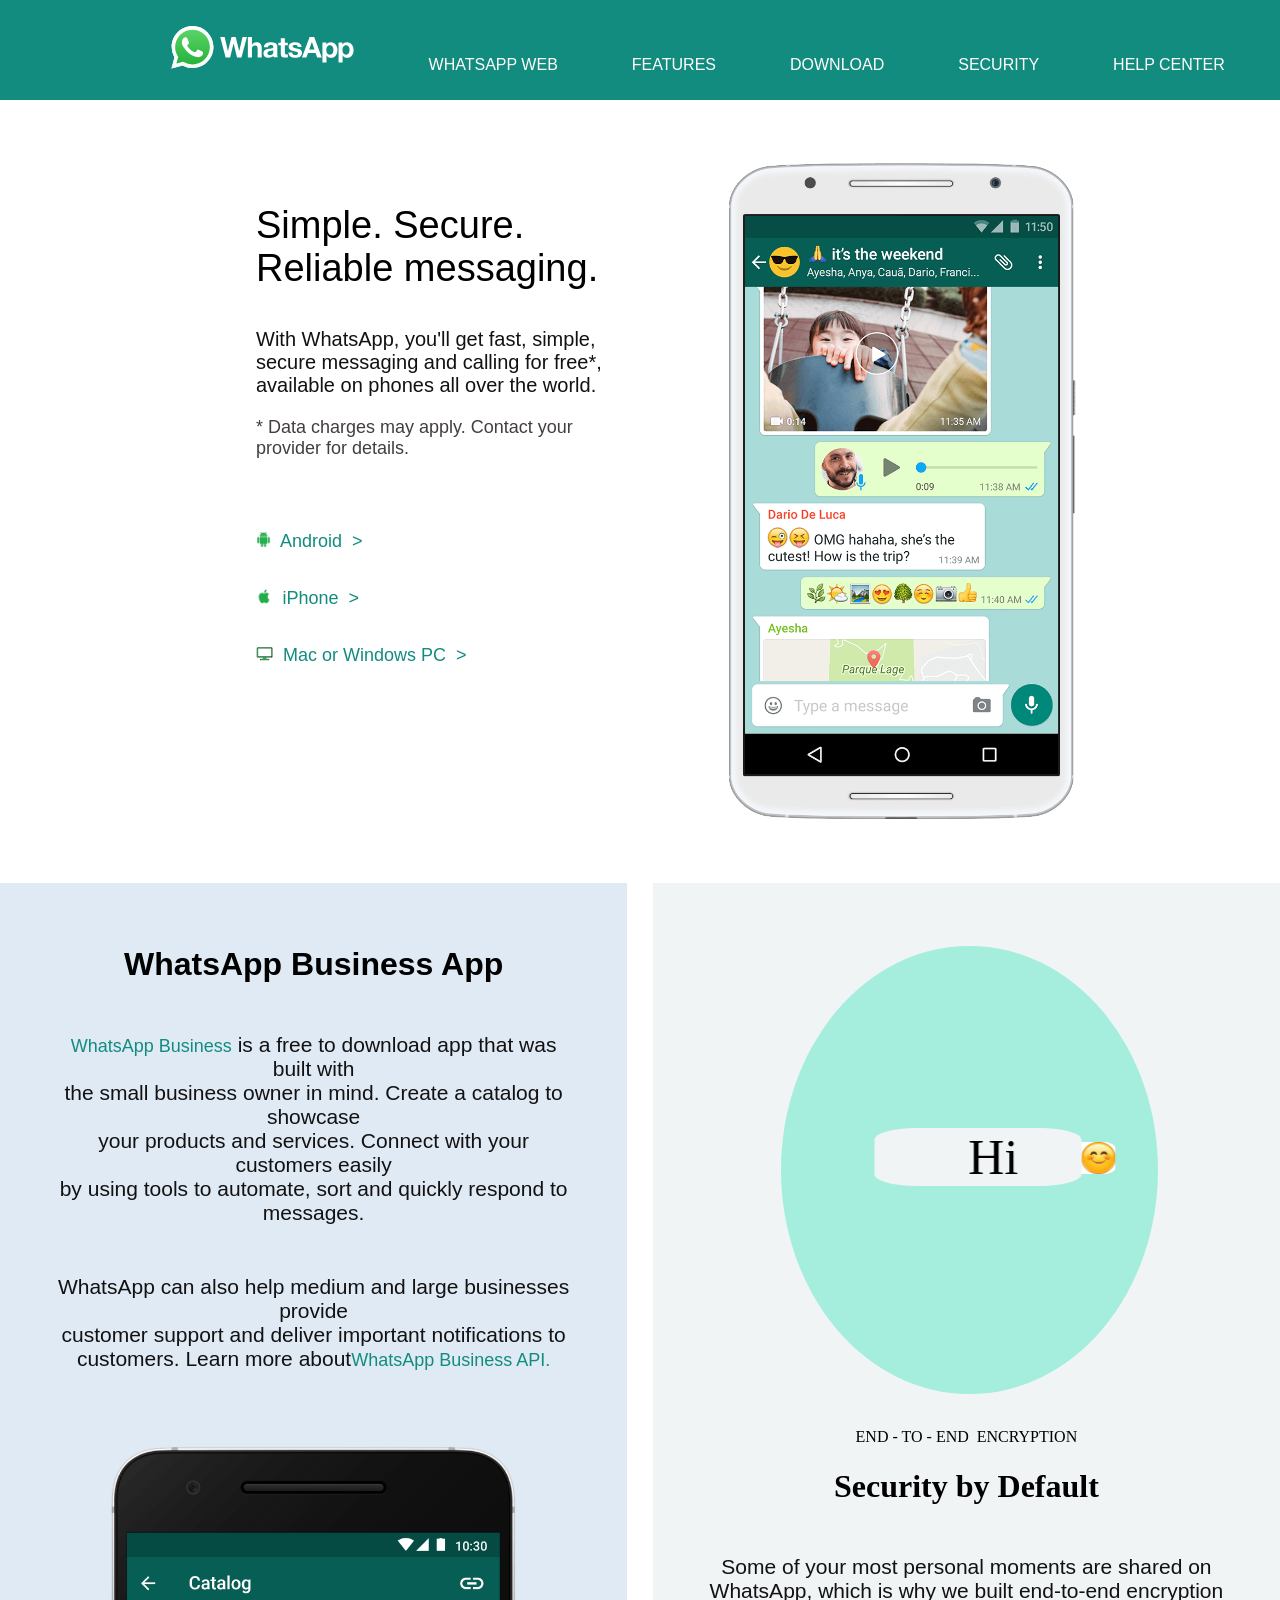
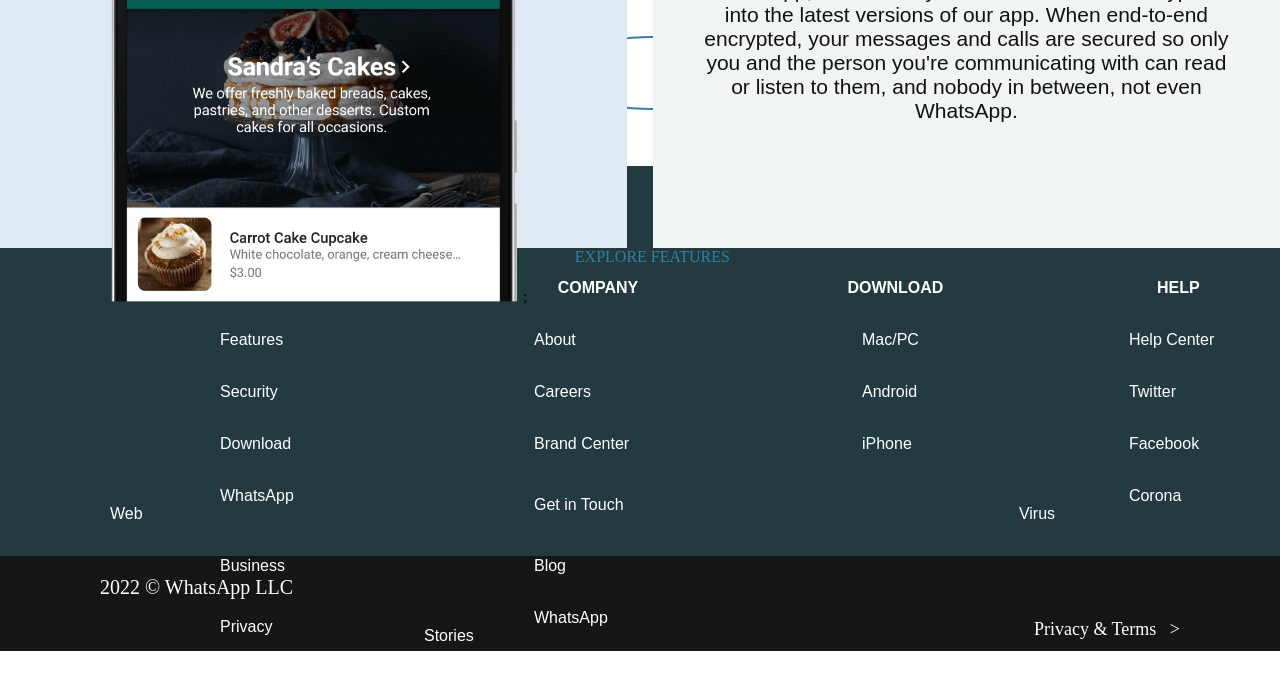
<file: index.html>
<!DOCTYPE html>
<html lang="en">
  <head>
    <meta charset="UTF-8" />
    <meta http-equiv="X-UA-Compatible" content="IE=edge" />
    <meta name="viewport" content="width=device-width, initial-scale=1.0" />
    <title>Document</title>
    <link href="style1.css" type="text/css" rel="stylesheet" />
    <style>
      table{
        border-spacing: 30px;

      }
       td{
        padding-top: 3px;
        
        padding-left: 30px;
        padding-right: 40px;
      }
    </style>
  </head>
  <body>
    <div class="main">
      <div class="header">
        <img src="whatsapplogo.svg" class="logo" />
        <a class="header-cntnt" href="https://web.whatsapp.com/"
          >WHATSAPP WEB</a
        >
        <a class="header-cntnt" href="https://www.whatsapp.com/features"
          >FEATURES</a
        >
        <a class="header-cntnt" href="https://www.whatsapp.com/download"
          >DOWNLOAD</a
        >
        <a class="header-cntnt" href="https://www.whatsapp.com/security"
          >SECURITY</a
        >
        <a class="header-cntnt" href="https://faq.whatsapp.com/">HELP CENTER</a>

        <a href="table.html" class="header-cntnt"
          ><img src="language.png" class="pic2" />EN<img
            src="dwn arrow.jpg"
            class="pic2"
        /></a>
      </div>
      <div class="content">
        <div class="left-contnt">
          <p class="left-words">
            Simple. Secure. &nbsp; &nbsp; &nbsp; &nbsp; Reliable messaging.
          </p>
          <p class="left-words2">
            With WhatsApp, you'll get fast, simple, secure messaging and calling
            for free*, available on phones all over the world.
          </p>
          <p class="left-words3">
            * Data charges may apply. Contact your provider for details.
          </p>
          <br /><br /><br />

          <a href="" class="picnm"
            ><img src="android.png" class="pic" />&nbsp; Android &nbsp;></a
          ><br /><br /><br />
          <a href="" class="picnm"
            ><img src="apple-logo.gif" class="pic" />&nbsp; iPhone &nbsp;></a
          ><br /><br /><br />
          <a href="" class="picnm"
            ><img src="computer.jpg" class="pic" />&nbsp; Mac or Windows PC
            &nbsp;></a
          ><br /><br /><br />
        </div>
        <div class="right-cntnt">
          <img src="whatsapp.png" class="phone" />
        </div>
        <br />
        <center>
          <div class="left-content2">
            <h1 class="h1">WhatsApp Business App</h1>

            <p class="left2-word">
              <a
                href="https://business.whatsapp.com/products/business-app"
                class="picnm"
                class="left2-word"
                >WhatsApp Business</a
              >
              is a free to download app that was built with <br />the small
              business owner in mind. Create a catalog to showcase <br />your
              products and services. Connect with your customers easily<br />
              by using tools to automate, sort and quickly respond to
              <br />messages.
            </p>
            <p class="left2-word">
              WhatsApp can also help medium and large businesses provide<br />
              customer support and deliver important notifications to
              <br />customers. Learn more about<a
                href="https://business.whatsapp.com/products/business-platform"
                class="picnm"
                >WhatsApp Business API.</a
              >
            </p>
            <br />
            <img src="half phone.png" style="height: 463px" />;
          </div>

          <div class="right-content2">
            <div class="circle">
              <marquee behavior="scroll" direction="up" 
              scrollamount="70">
                <div class="speech">
                  gudmrng<img src="imoji2.jpg" class="speech" /></div
              ></marquee>
              <marquee behavior="alternate" direction="left" scrollamount="60">
                <div class="speech">
                  Hi<img src="imoji.jpg" class="speech" /></div
              ></marquee>
            </div>
            <br />
            <p style="font-weight: 200">END - TO - END &nbsp;ENCRYPTION</p>

            <h1>Security by Default</h1>

            <p class="left2-word">
              Some of your most personal moments are shared on WhatsApp, which
              is why we built end-to-end encryption into the latest versions of
              our app. When end-to-end encrypted, your messages and calls are
              secured so only you and the person you're communicating with can
              read or listen to them, and nobody in between, not even WhatsApp.
            </p>
          </div>
          <br />
        </center>
        <center>
      </div>
      
       <div class="btn">
        <div class="oval">EXPLORE FEATURES</div>
      </div>
      
    </center>
    <div class="footer">
      <table>
        <thead>
          <tr>
            <th>
             <a href="" class="ftr-a"> WHATSAPP</a>
            </th>
            <th> <a href="" class="ftr-a"> COMPANY</a></th>
            <th> <a href="" class="ftr-a"> DOWNLOAD</a></th>
            <th> <a href="" class="ftr-a"> HELP</a></th>
          </tr>
        </thead>
        <tbody>
          <tr>
            <td><a class="ftr-a" href="https://www.whatsapp.com/features">Features</a></td>
            <td><a class="ftr-a" href="">About</a></td>
            <td><a class="ftr-a" href="">Mac/PC</a></td>
            <td><a class="ftr-a" href="https://faq.whatsapp.com/">Help Center</a></td>
          </tr>
          <tr>
            <td><a class="ftr-a" href="https://www.whatsapp.com/security">Security</a></td>
            <td><a class="ftr-a" href="">Careers</a></td>
            <td><a class="ftr-a" href="">Android</a></td>
            <td><a class="ftr-a" href="">Twitter</a></td>
          </tr>
          <tr>
            <td><a class="ftr-a" href="https://www.whatsapp.com/download">Download</a></td>
            <td><a class="ftr-a" href="">Brand Center</a></td>
            <td><a class="ftr-a" href="">iPhone</a></td>
            <td><a class="ftr-a" href="">Facebook</a></td>
          </tr>
          <tr>
            <td><a class="ftr-a" href="https://web.whatsapp.com/">WhatsApp Web</a></td>
            <td><a class="ftr-a" href="">Get in Touch</a></td>
            <td><a class="ftr-a" href=""></a></td>
            <td><a class="ftr-a" href="">Corona Virus</a></td>
          </tr>
          <tr>
            <td><a class="ftr-a" href="">Business</a></td>
            <td><a class="ftr-a" href="">Blog</a></td>
            
          </tr>
          <tr>
            <td><a class="ftr-a" href="">Privacy</a></td>
            <td><a class="ftr-a" href="">WhatsApp Stories</a></td>
            
          </tr>

        </tbody>
      </table>
    </div>
    <div class="end">
      <p class="endl">2022 © WhatsApp LLC</p>
      <a class="endr" href="">Privacy & Terms &nbsp; > </a>
    </div>
    </div>
  </body>
</html>
</file>
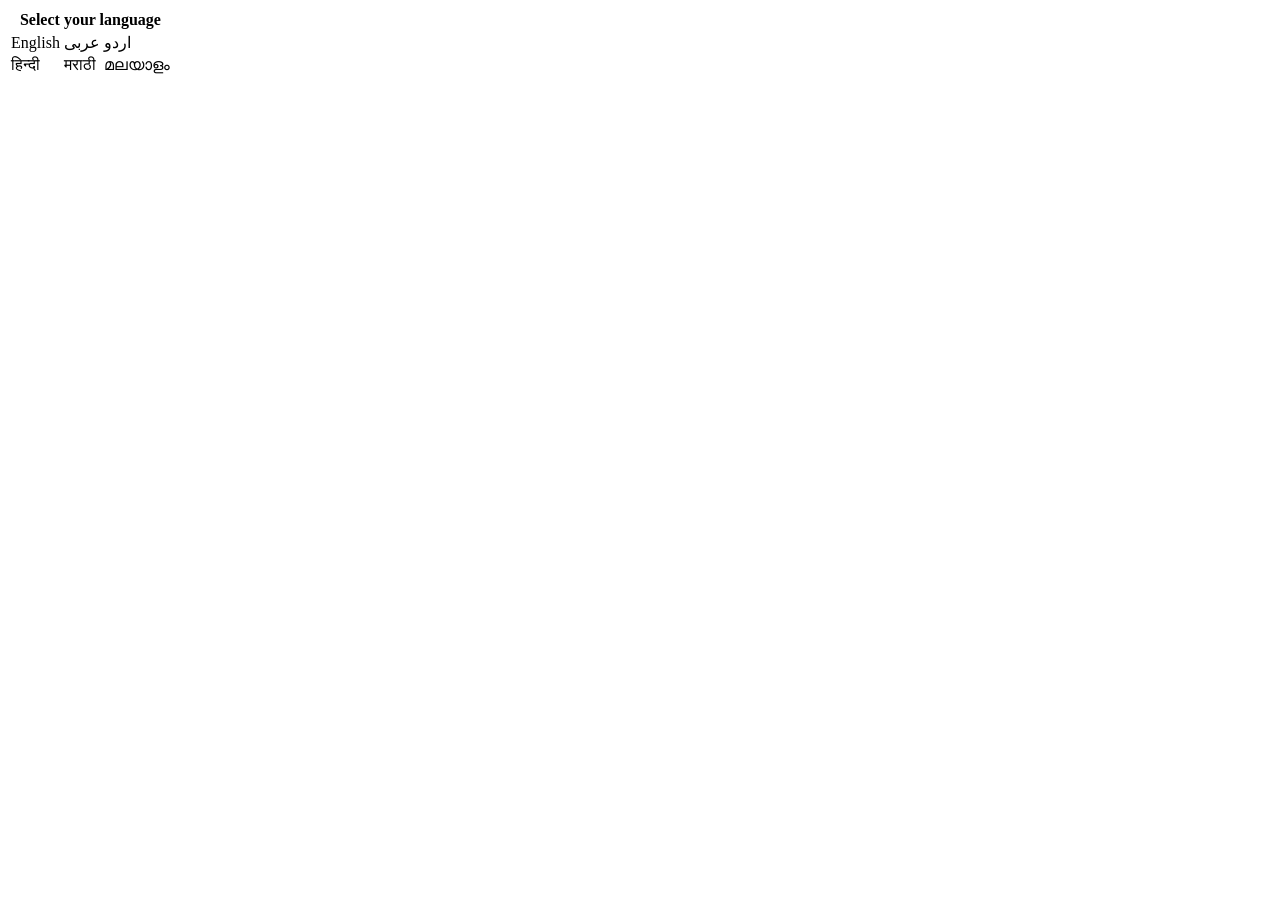
<file: table.html>
<!DOCTYPE html>
<html lang="en">
  <head>
    <meta charset="UTF-8" />
    <meta http-equiv="X-UA-Compatible" content="IE=edge" />
    <meta name="viewport" content="width=device-width, initial-scale=1.0" />
    <title>Document</title>
  </head>
  <body>
    <table>
      <thead>
        <tr>
          <th colspan="4">Select your language</th>
        </tr>
      </thead>
      <tbody>
        <tr>
          <td><a>English</a></td>
          <td><a>عربى</a></td>
          <td><a>اردو</a></td>
        </tr>
        <tr>
          <td><a>हिन्दी</a></td>
          <td><a>मराठी</a></td>
          <td><a>മലയാളം</a></td>
        </tr>
      </tbody>
    </table>
  </body>
</html>
</file>
<file: style1.css>
.main{
    width: 100%;
    height: 1500px;
    
}
.header{
    width: 100%;
    height: 100px;
    background: #128c7e;
   padding-left: 150px;
  
    position: fixed;
    top: 0;
}
.logo{
    margin-top:25px ;
    margin-left: 20px;
    height: 45px;
}
.header-cntnt{
    margin-left: 70px;
   
    text-decoration: none;
    color: white;
    font-family: Arial, Helvetica, sans-serif,Roboto,helvetica Neue;
   height: 10px;
}
.right-cntnt{
    float: left;
    width: 50%;
    height: 820px;
    background:white;
}
.left-contnt{
    float: left;
    width:50%;
    height: 625px;
    background:white;
    padding-top: 13%;
    
  
    font-family: Roboto, Helvetica Neue, Helvetica, Arial, sans-serif;
}
.left-words{
    font-size: 38px;
    font-weight: 300;
    font-family: Roboto, Helvetica Neue, Helvetica, Arial, sans-serif;
    margin-left: 40%;
    text-align: left;
}
.left-words2{
    font-size: 20px;
    font-family: sans-serif;
    font-weight: 100;
    margin-left: 40%;
    text-align: left;
    color: rgb(19, 18, 18);
}
.left-words3{
    font-size: 18px;
    font-family: sans-serif;
    font-weight: 100;
    margin-left: 40%;
    text-align: left;
    color: rgb(68, 62, 62);
}
body{
    margin: 0;
}
.pic{
    height: 15px;
    margin-left: 40%;
    text-align:right;
}
.picnm{
    color: #128c7e;
    font-size: 18px;
    font-family: sans-serif;
    text-decoration: none;
}
.phone{
    height: 80%;
    margin-top: 163px;
    margin-left: 88px;
}
.left-content2{
    float: left;
    width:49%;
    height: 965px;
    background: rgb(224, 234, 245);
    margin-top: 63px;

}
.left2-word{
    font-size: 21px;
    
    font-weight: 5px;
    font-family: Arial, Helvetica, sans-serif;

    margin: 8%;
    text-align: center;
    color: rgb(19, 18, 18);
}
.right-content2{
    float: right;
    width:49%;
    height: 965px;
    background: rgb(240, 244, 245);
    margin-top: 63px;
}
.h1{
    margin-top: 10%;
    font-family: Arial, Helvetica, sans-serif;
}
.circle{
    width:60%;
    height: 40%;
    margin-top: 10%;
    border-radius: 100%;
    margin-left: 1%;
    background: #a5eede;
    padding-top: 10%;

}
.speech{
    width:30%;
    height: 15%;
    font-size: 50px;
    border-radius: 20%;
    margin-left: 31%;
    background: rgb(240, 244, 245);
    padding-left: 25%;

}
.pic2{
    height: 15px;
}
.btn{
    margin-top: 121%;
    width: 100%;
    height: 130px;
    padding: auto;
    background: rgb(255, 255, 255);
    text-align: center;
    padding-top: 4%;
   
}
.oval{
   
    width: 200px;
    height: 50px;
    border: 2px solid;
    border-radius: 70%;
    text-align: center;
    margin-left: 43%;
    color: rgb(52, 130, 161);
    padding-top: 20px;
}
.footer{
   padding-left: 50px;
    width: 96.7%;
    height: 26%;
    background: rgb(36, 58, 65);
    color: white;
}
.ftr-a{
    cursor: pointer;
    text-decoration:none;
    color: white;
    margin-left: 110px;
    text-align: left;
    font-family: Arial, Helvetica, sans-serif;
}
.ftr-a:hover{
    text-decoration: underline;
}
.end{
    width: 100%;
    height: 95px;
    background: rgb(22, 22, 22);
   
    color: white;
}
.endl{
    margin-left: 100px;
    margin-top: 20px;
    float: left;
    width: 50%;
    font-size: 20px;
}
.endr{
   
    text-align: right;
    float: right;
    width: 50%;
    text-decoration: none;
    color: white;
    font-size: 18px;
    margin-right: 100px;
}
</file>
